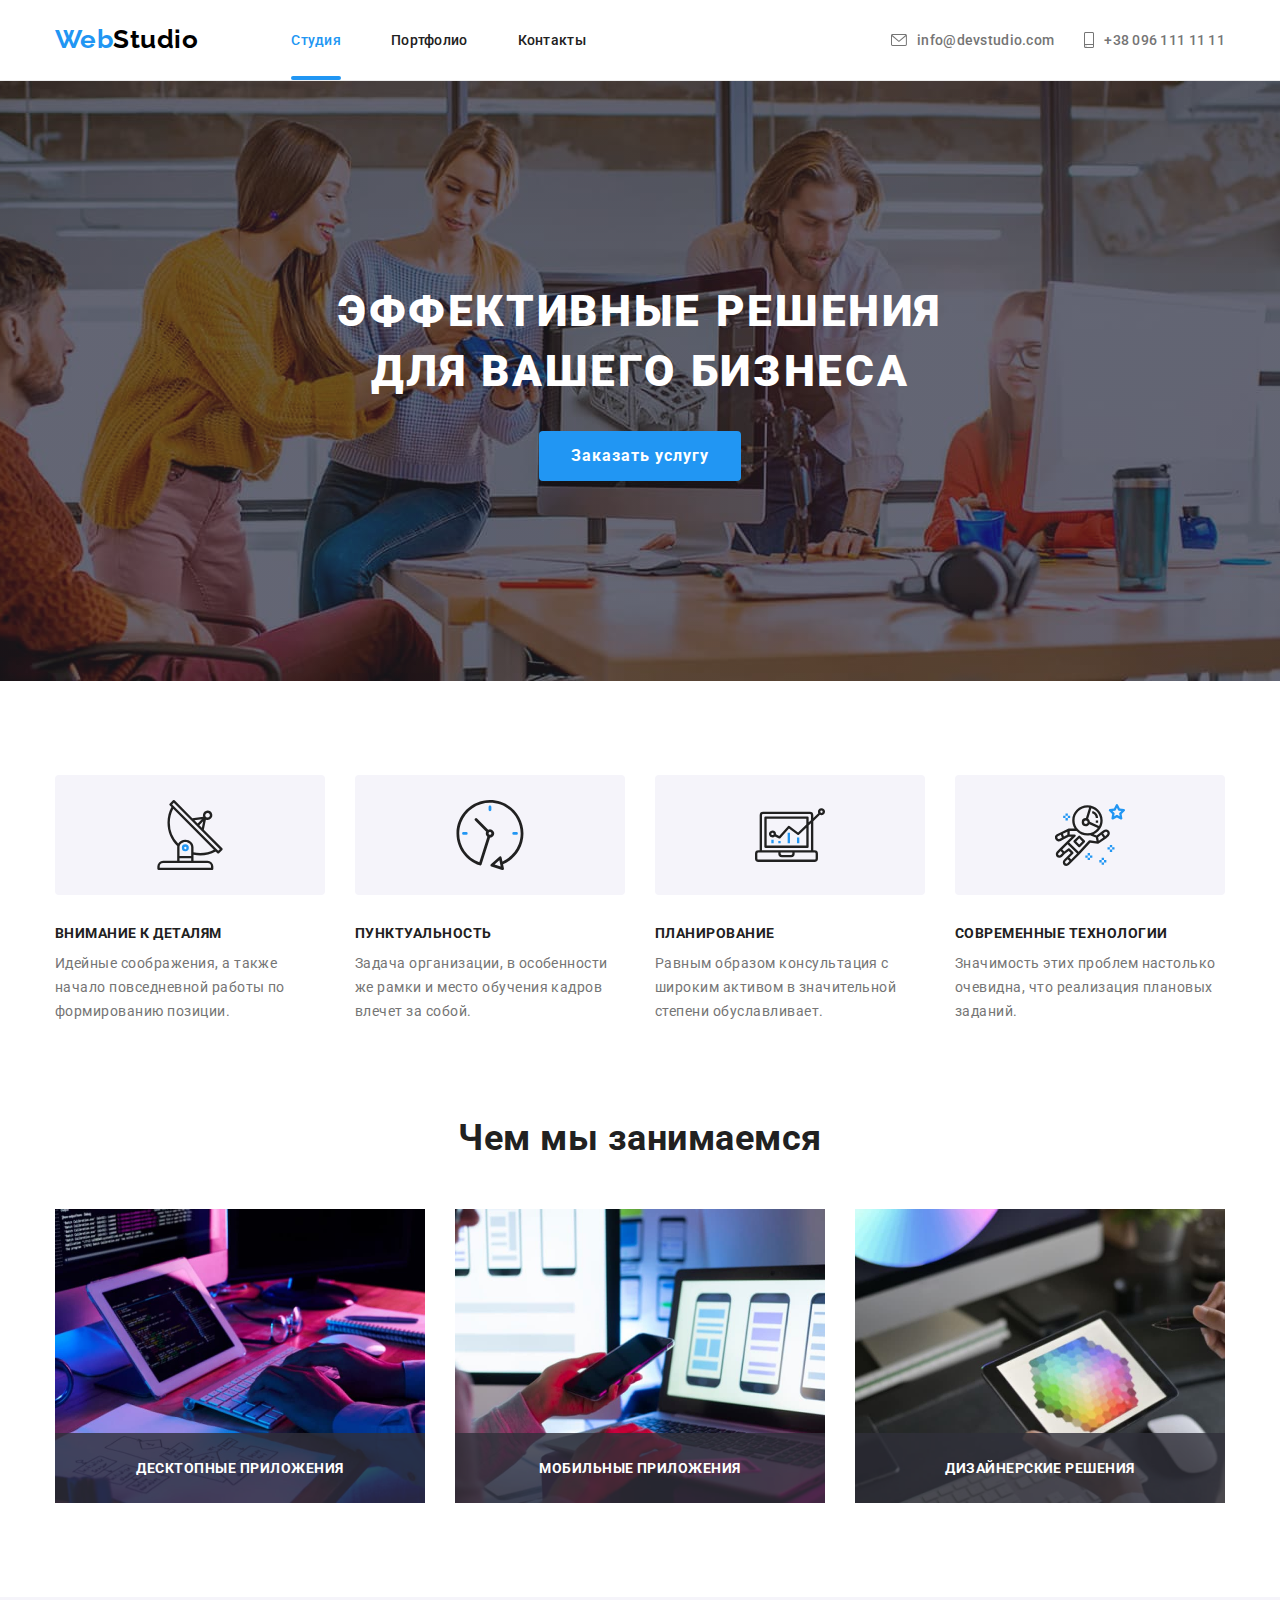
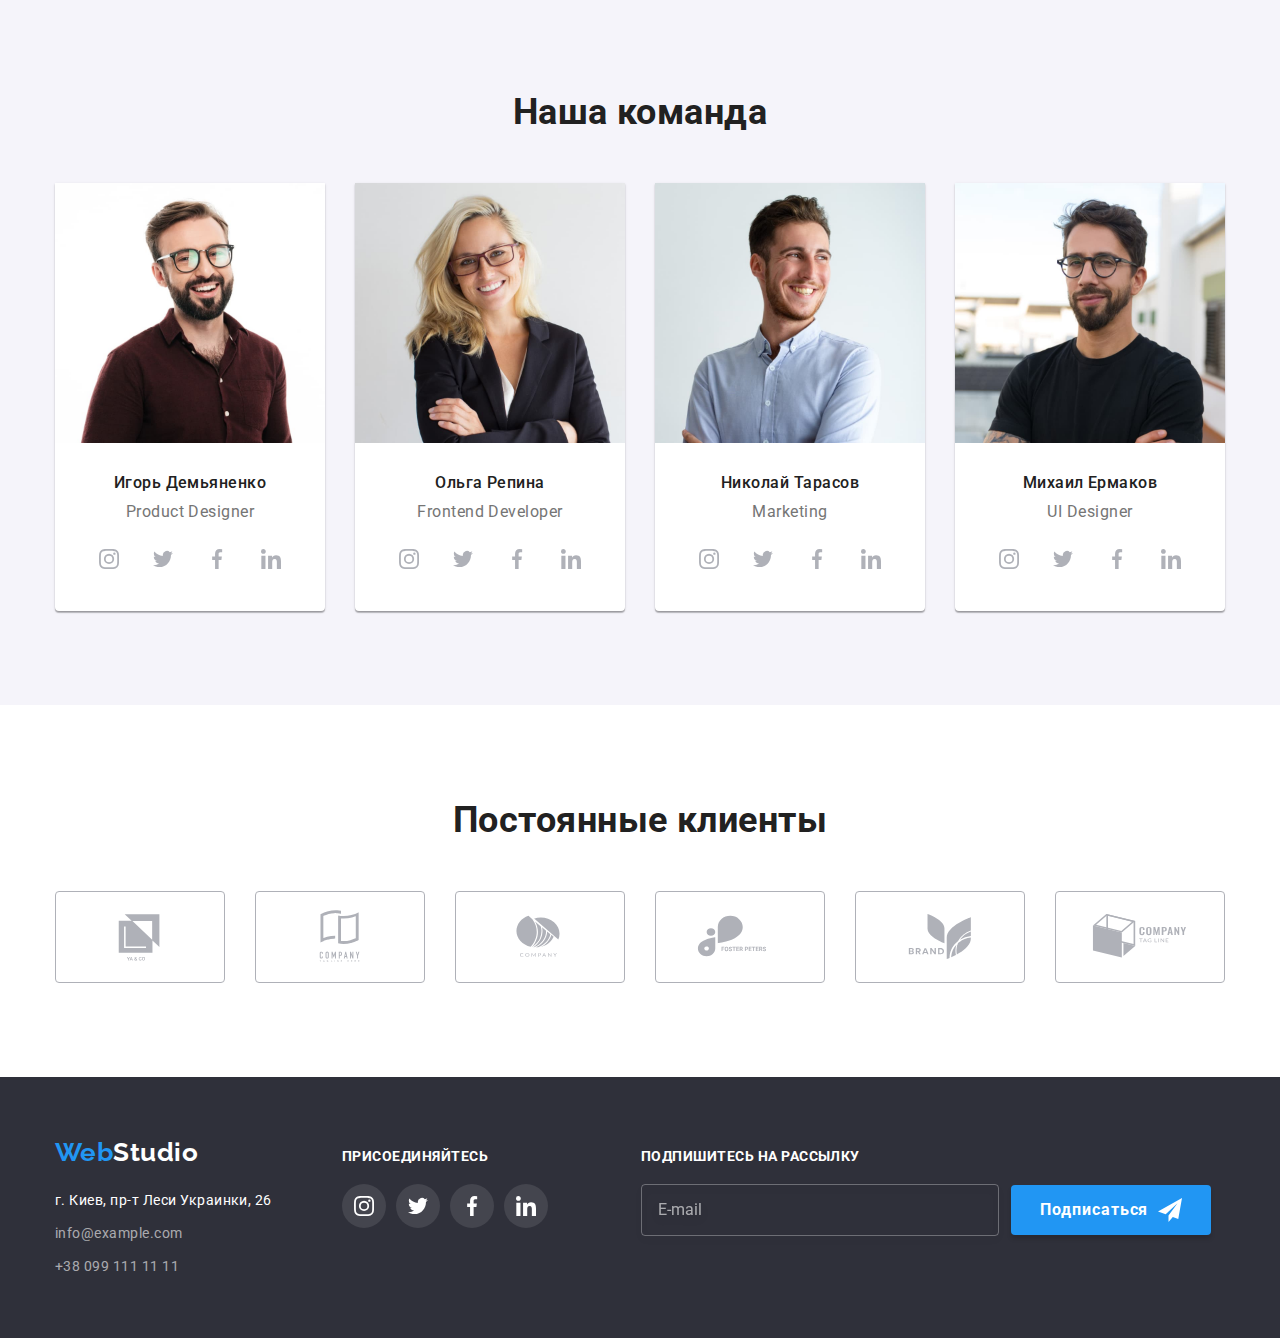
<file: index.html>
<!DOCTYPE html>
<html lang="ru">
  <head>
    <meta charset="UTF-8" />
    <meta http-equiv="X-UA-Compatible" content="IE=edge" />
    <meta name="viewport" content="width=device-width, initial-scale=1.0" />
    <title>Студия</title>
    <link rel="preconnect" href="https://fonts.googleapis.com" />
    <link rel="preconnect" href="https://fonts.gstatic.com" crossorigin />
    <link
      href="https://fonts.googleapis.com/css2?family=Raleway:wght@700&family=Roboto:wght@400;500;700;900&display=swap"
      rel="stylesheet"
    />
    <link
      rel="stylesheet"
      href="https://cdnjs.cloudflare.com/ajax/libs/modern-normalize/1.1.0/modern-normalize.min.css"
    />
    <link rel="stylesheet" href="./css/styles.css" />
  </head>

  <body class="webstudio" data-page>
    <header class="header" data-header>
      <div class="container header-contacts-main">
        <a class="header-webstudio-link" href="./index.html"
          ><span class="header-web">Web</span><span class="header-studio">Studio</span></a
        >
        <nav class="header-contacts-nav">
          <ul class="header-contacts-list">
            <li class="contacts-list-item">
              <a class="header-contacts-one active" href="./index.html">Студия</a>
            </li>
            <li class="contacts-list-item">
              <a class="header-contacts-two" href="./portfolio.html">Портфолио</a>
            </li>
            <li class="contacts-list-item">
              <a class="header-contacts-three" href="">Контакты</a>
            </li>
          </ul>
        </nav>
        <ul class="header-cont-list">
          <li class="cont-list-item">
            <a class="header-link header-link-email" href="mailto:info@devstudio.com"
              ><svg class="header-link-icon" width="16" height="12">
                <use href="./images/icons.svg#icon-envelope"></use>
              </svg>
              info@devstudio.com</a
            >
          </li>
          <li class="cont-list-item">
            <a class="header-link header-link-tel" href="tel:+380961111111"
              ><svg class="header-link-icon" width="10" height="16">
                <use href="./images/icons.svg#icon-smartphone"></use></svg
              >+38 096 111 11 11</a
            >
          </li>
        </ul>
      </div>
    </header>
    <main>
      <div>
        <section class="section title-main overlay">
          <div class="container">
            <h1 class="title">
              Эффективные решения <br />
              для вашего бизнеса
            </h1>
            <button type="button" class="button-service" data-modal-open>Заказать услугу</button>
          </div>
        </section>
      </div>
      <section class="section">
        <div class="container">
          <h2 class="visually-hidden">Особенности</h2>
          <ul class="peculiarities-list">
            <li class="peculiarity peculiarity-one-main">
              <div class="peculiarity-icon-main">
                <svg class="peculiarity-icon" width="70" height="70">
                  <use href="./images/icons.svg#icon-antenna"></use>
                </svg>
              </div>
              <h3 class="peculiarity-one-title">Внимание к деталям</h3>
              <p class="peculiarity-one">
                Идейные соображения, а также начало повседневной работы по формированию позиции.
              </p>
            </li>
            <li class="peculiarity peculiarity-two-main">
              <div class="peculiarity-icon-main">
                <svg class="peculiarity-icon" width="70" height="70">
                  <use href="./images/icons.svg#icon-clock"></use>
                </svg>
              </div>
              <h3 class="peculiarity-two-title">Пунктуальность</h3>
              <p class="peculiarity-two">
                Задача организации, в особенности же рамки и место обучения кадров влечет за собой.
              </p>
            </li>
            <li class="peculiarity peculiarity-three-main">
              <div class="peculiarity-icon-main">
                <svg class="peculiarity-icon" width="70" height="70">
                  <use href="./images/icons.svg#icon-diagram"></use>
                </svg>
              </div>
              <h3 class="peculiarity-three-title">Планирование</h3>
              <p class="peculiarity-three">
                Равным образом консультация с широким активом в значительной степени обуславливает.
              </p>
            </li>
            <li class="peculiarity peculiarity-four-main">
              <div class="peculiarity-icon-main">
                <svg class="peculiarity-icon" width="70" height="70">
                  <use href="./images/icons.svg#icon-astronaut"></use>
                </svg>
              </div>
              <h3 class="peculiarity-four-title">Современные технологии</h3>
              <p class="peculiarity-four">
                Значимость этих проблем настолько очевидна, что реализация плановых заданий.
              </p>
            </li>
          </ul>
        </div>
      </section>
      <section class="section we-doing-main">
        <div class="container">
          <h2 class="we-doing-title">Чем мы занимаемся</h2>
          <ul class="we-doing-list">
            <li class="we-doing-item">
              <img
                class="we-doing-one"
                src="./images/box_1.jpg"
                alt="десктопные приложения"
                width="370"
              />
              <h3 class="we-doing-text">Десктопные приложения</h3>
            </li>
            <li class="we-doing-item">
              <img
                class="we-doing-two"
                src="./images/box_2.jpg"
                alt="мобильные приложения"
                width="370"
              />
              <h3 class="we-doing-text">Мобильные приложения</h3>
            </li>
            <li class="we-doing-item">
              <img
                class="we-doing-three"
                src="./images/box_3.jpg"
                alt="дизайнерские решения"
                width="370"
              />
              <h3 class="we-doing-text">Дизайнерские решения</h3>
            </li>
          </ul>
        </div>
      </section>
      <section class="section team-main">
        <div class="container">
          <h2 class="team-title">Наша команда</h2>
          <ul class="team-members-main">
            <li class="team-member-card team-member-card-one">
              <img
                class="team-member-photo"
                src="./images/team_card_1.jpg"
                alt="Игорь Демьяненко"
                width="270"
              />
              <div class="team-member">
                <h3 class="team-member-name">Игорь Демьяненко</h3>
                <p class="team-member-prof">Product Designer</p>
              </div>
              <ul class="team-social-list">
                <li class="team-social-item">
                  <a class="team-social-link" href="" target="_blank" rel="noopener noreferrer">
                    <svg class="team-social-icon" width="20" height="20">
                      <use href="./images/icons.svg#icon-instagram"></use>
                    </svg>
                  </a>
                </li>
                <li class="team-social-item">
                  <a class="team-social-link" href="" target="_blank" rel="noopener noreferrer">
                    <svg class="team-social-icon" width="20" height="20">
                      <use href="./images/icons.svg#icon-twitter"></use>
                    </svg>
                  </a>
                </li>
                <li class="team-social-item">
                  <a class="team-social-link" href="" target="_blank" rel="noopener noreferrer">
                    <svg class="team-social-icon" width="20" height="20">
                      <use href="./images/icons.svg#icon-facebook"></use>
                    </svg>
                  </a>
                </li>
                <li class="team-social-item">
                  <a class="team-social-link" href="" target="_blank" rel="noopener noreferrer">
                    <svg class="team-social-icon" width="20" height="20">
                      <use href="./images/icons.svg#icon-linkedin"></use>
                    </svg>
                  </a>
                </li>
              </ul>
            </li>
            <li class="team-member-card team-member-card-two">
              <img
                class="team-member-photo"
                src="./images/team_card_2.jpg"
                alt="Ольга Репина"
                width="270"
              />
              <div class="team-member">
                <h3 class="team-member-name">Ольга Репина</h3>
                <p class="team-member-prof">Frontend Developer</p>
              </div>
              <ul class="team-social-list">
                <li class="team-social-item">
                  <a class="team-social-link" href="" target="_blank" rel="noopener noreferrer">
                    <svg class="team-social-icon" width="20" height="20">
                      <use href="./images/icons.svg#icon-instagram"></use>
                    </svg>
                  </a>
                </li>
                <li class="team-social-item">
                  <a class="team-social-link" href="" target="_blank" rel="noopener noreferrer">
                    <svg class="team-social-icon" width="20" height="20">
                      <use href="./images/icons.svg#icon-twitter"></use>
                    </svg>
                  </a>
                </li>
                <li class="team-social-item">
                  <a class="team-social-link" href="" target="_blank" rel="noopener noreferrer">
                    <svg class="team-social-icon" width="20" height="20">
                      <use href="./images/icons.svg#icon-facebook"></use>
                    </svg>
                  </a>
                </li>
                <li class="team-social-item">
                  <a class="team-social-link" href="" target="_blank" rel="noopener noreferrer">
                    <svg class="team-social-icon" width="20" height="20">
                      <use href="./images/icons.svg#icon-linkedin"></use>
                    </svg>
                  </a>
                </li>
              </ul>
            </li>
            <li class="team-member-card team-member-card-three">
              <img
                class="team-member-photo"
                src="./images/team_card_3.jpg"
                alt="Николай Тарасов"
                width="270"
              />
              <div class="team-member">
                <h3 class="team-member-name">Николай Тарасов</h3>
                <p class="team-member-prof">Marketing</p>
              </div>
              <ul class="team-social-list">
                <li class="team-social-item">
                  <a class="team-social-link" href="" target="_blank" rel="noopener noreferrer">
                    <svg class="team-social-icon" width="20" height="20">
                      <use href="./images/icons.svg#icon-instagram"></use>
                    </svg>
                  </a>
                </li>
                <li class="team-social-item">
                  <a class="team-social-link" href="" target="_blank" rel="noopener noreferrer">
                    <svg class="team-social-icon" width="20" height="20">
                      <use href="./images/icons.svg#icon-twitter"></use>
                    </svg>
                  </a>
                </li>
                <li class="team-social-item">
                  <a class="team-social-link" href="" target="_blank" rel="noopener noreferrer">
                    <svg class="team-social-icon" width="20" height="20">
                      <use href="./images/icons.svg#icon-facebook"></use>
                    </svg>
                  </a>
                </li>
                <li class="team-social-item">
                  <a class="team-social-link" href="" target="_blank" rel="noopener noreferrer">
                    <svg class="team-social-icon" width="20" height="20">
                      <use href="./images/icons.svg#icon-linkedin"></use>
                    </svg>
                  </a>
                </li>
              </ul>
            </li>
            <li class="team-member-card team-member-card-four">
              <img
                class="team-member-photo"
                src="./images/team_card_4.jpg"
                alt="Михаил Ермаков"
                width="270"
              />
              <div class="team-member">
                <h3 class="team-member-name">Михаил Ермаков</h3>
                <p class="team-member-prof">UI Designer</p>
              </div>
              <ul class="team-social-list">
                <li class="team-social-item">
                  <a class="team-social-link" href="" target="_blank" rel="noopener noreferrer">
                    <svg class="team-social-icon" width="20" height="20">
                      <use href="./images/icons.svg#icon-instagram"></use>
                    </svg>
                  </a>
                </li>
                <li class="team-social-item">
                  <a class="team-social-link" href="" target="_blank" rel="noopener noreferrer">
                    <svg class="team-social-icon" width="20" height="20">
                      <use href="./images/icons.svg#icon-twitter"></use>
                    </svg>
                  </a>
                </li>
                <li class="team-social-item">
                  <a class="team-social-link" href="" target="_blank" rel="noopener noreferrer">
                    <svg class="team-social-icon" width="20" height="20">
                      <use href="./images/icons.svg#icon-facebook"></use>
                    </svg>
                  </a>
                </li>
                <li class="team-social-item">
                  <a class="team-social-link" href="" target="_blank" rel="noopener noreferrer">
                    <svg class="team-social-icon" width="20" height="20">
                      <use href="./images/icons.svg#icon-linkedin"></use>
                    </svg>
                  </a>
                </li>
              </ul>
            </li>
          </ul>
        </div>
      </section>
      <section class="section clients-main">
        <div class="container">
          <h2 class="clients-title">Постоянные клиенты</h2>
          <ul class="clients-list">
            <li class="clients-item">
              <a class="clients-link" href="" target="_blank" rel="noopener noreferrer">
                <svg class="clients-icon" width="106" height="60">
                  <use href="./images/icons.svg#icon-logo-1"></use>
                </svg>
              </a>
            </li>
            <li class="clients-item">
              <a class="clients-link" href="" target="_blank" rel="noopener noreferrer">
                <svg class="clients-icon" width="106" height="60">
                  <use href="./images/icons.svg#icon-logo-2"></use>
                </svg>
              </a>
            </li>
            <li class="clients-item">
              <a class="clients-link" href="" target="_blank" rel="noopener noreferrer">
                <svg class="clients-icon" width="106" height="60">
                  <use href="./images/icons.svg#icon-logo-3"></use>
                </svg>
              </a>
            </li>
            <li class="clients-item">
              <a class="clients-link" href="" target="_blank" rel="noopener noreferrer">
                <svg class="clients-icon" width="106" height="60">
                  <use href="./images/icons.svg#icon-logo-4"></use>
                </svg>
              </a>
            </li>
            <li class="clients-item">
              <a class="clients-link" href="" target="_blank" rel="noopener noreferrer">
                <svg class="clients-icon" width="106" height="60">
                  <use href="./images/icons.svg#icon-logo-5"></use>
                </svg>
              </a>
            </li>
            <li class="clients-item">
              <a class="clients-link" href="" target="_blank" rel="noopener noreferrer">
                <svg class="clients-icon" width="106" height="60">
                  <use href="./images/icons.svg#icon-logo-6"></use>
                </svg>
              </a>
            </li>
          </ul>
        </div>
      </section>
    </main>
    <footer class="footer">
      <div class="container footer-contacts">
        <div class="footer-main">
          <a class="footer-webstudio-link" href="./index.html"
            ><span class="footer-web">Web</span><span class="footer-studio">Studio</span></a
          >
          <address class="footer-address-main">
            <p class="footer-address">г. Киев, пр-т Леси Украинки, 26</p>
            <a class="footer-link-email" href="mailto:info@example.com">info@example.com</a>
            <a class="footer-link-tel" href="tel:+380991111111">+38 099 111 11 11</a>
          </address>
        </div>
        <div class="subscribe">
          <b class="social-title">присоединяйтесь</b>
          <ul class="social-list">
            <li class="social-item">
              <a class="social-link" href="" target="_blank" rel="noopener noreferrer">
                <svg class="social-icon" width="20" height="20">
                  <use href="./images/icons.svg#icon-instagram"></use>
                </svg>
              </a>
            </li>
            <li class="social-item">
              <a class="social-link" href="" target="_blank" rel="noopener noreferrer">
                <svg class="social-icon" width="20" height="20">
                  <use href="./images/icons.svg#icon-twitter"></use>
                </svg>
              </a>
            </li>
            <li class="social-item">
              <a class="social-link" href="" target="_blank" rel="noopener noreferrer">
                <svg class="social-icon" width="20" height="20">
                  <use href="./images/icons.svg#icon-facebook"></use>
                </svg>
              </a>
            </li>
            <li class="social-item">
              <a class="social-link" href="" target="_blank" rel="noopener noreferrer">
                <svg class="social-icon" width="20" height="20">
                  <use href="./images/icons.svg#icon-linkedin"></use>
                </svg>
              </a>
            </li>
          </ul>
        </div>
        <div class="subscription">
          <h2 class="join-title">Подпишитесь на рассылку</h2>
          <form class="join-form">
            <div class="join-main">
              <label class="visually-hidden" for="email">Почта</label>
              <input
                class="email-input"
                type="email"
                name="email"
                id="email"
                placeholder="E-mail"
              />
              <button class="join-button" type="submit">
                Подписаться
                <svg class="icon-send" width="24" height="24">
                  <use href="./images/icons.svg#icon-send"></use>
                </svg>
              </button>
            </div>
          </form>
        </div>
      </div>
    </footer>
    <div class="backdrop is-hidden" data-modal>
      <div class="modal">
        <button class="btn-close" data-modal-close type="button">
          <svg class="icon-close" width="18" height="18">
            <use href="./images/icons.svg#icon-close"></use>
          </svg>
        </button>
        <form name="modal-form">
          <h2 class="form-title">Оставьте свои данные, мы вам перезвоним</h2>
          <div class="modal-group">
            <label class="label" for="name"><span class="label-title">Имя</span></label>
            <div class="input-field">
              <input class="input" type="text" name="name" id="name" />
              <svg class="icon-input" width="18" height="18">
                <use href="./images/icons.svg#icon-person"></use>
              </svg>
            </div>
            <label class="label" for="tel"><span class="label-title">Телефон</span></label>
            <div class="input-field">
              <input class="input" type="tel" name="tel" id="tel" />
              <svg class="icon-input" width="18" height="18">
                <use href="./images/icons.svg#icon-phone"></use>
              </svg>
            </div>
            <label class="label" for="e-mail"><span class="label-title">Почта</span></label>
            <div class="input-field">
              <input class="input" type="email" name="e-mail" id="e-mail" />
              <svg class="icon-input" width="18" height="18">
                <use href="./images/icons.svg#icon-email"></use>
              </svg>
            </div>
            <label class="label" for="comments"><span class="label-title">Комментарий</span></label>
            <textarea
              class="input-comments"
              name="comments"
              id="comments"
              placeholder="Введите текст"
            ></textarea>
          </div>
          <div class="policy-main">
            <label class="policy-label">
              <input class="checkbox" type="checkbox" name="agreement" id="policy" />
              <span class="custom-checkbox"></span>
              <span class="checkbox-text"
                >Соглашаюсь с рассылкой и принимаю
                <a class="policy-link" href="" target="_blank" rel="noopener noreferrer">
                  Условия договора</a
                ></span
              >
            </label>
          </div>
          <button class="send-button" type="submit">Отправить</button>
        </form>
      </div>
    </div>
    <script src="./js/modal.js"></script>
  </body>
</html>
</file>
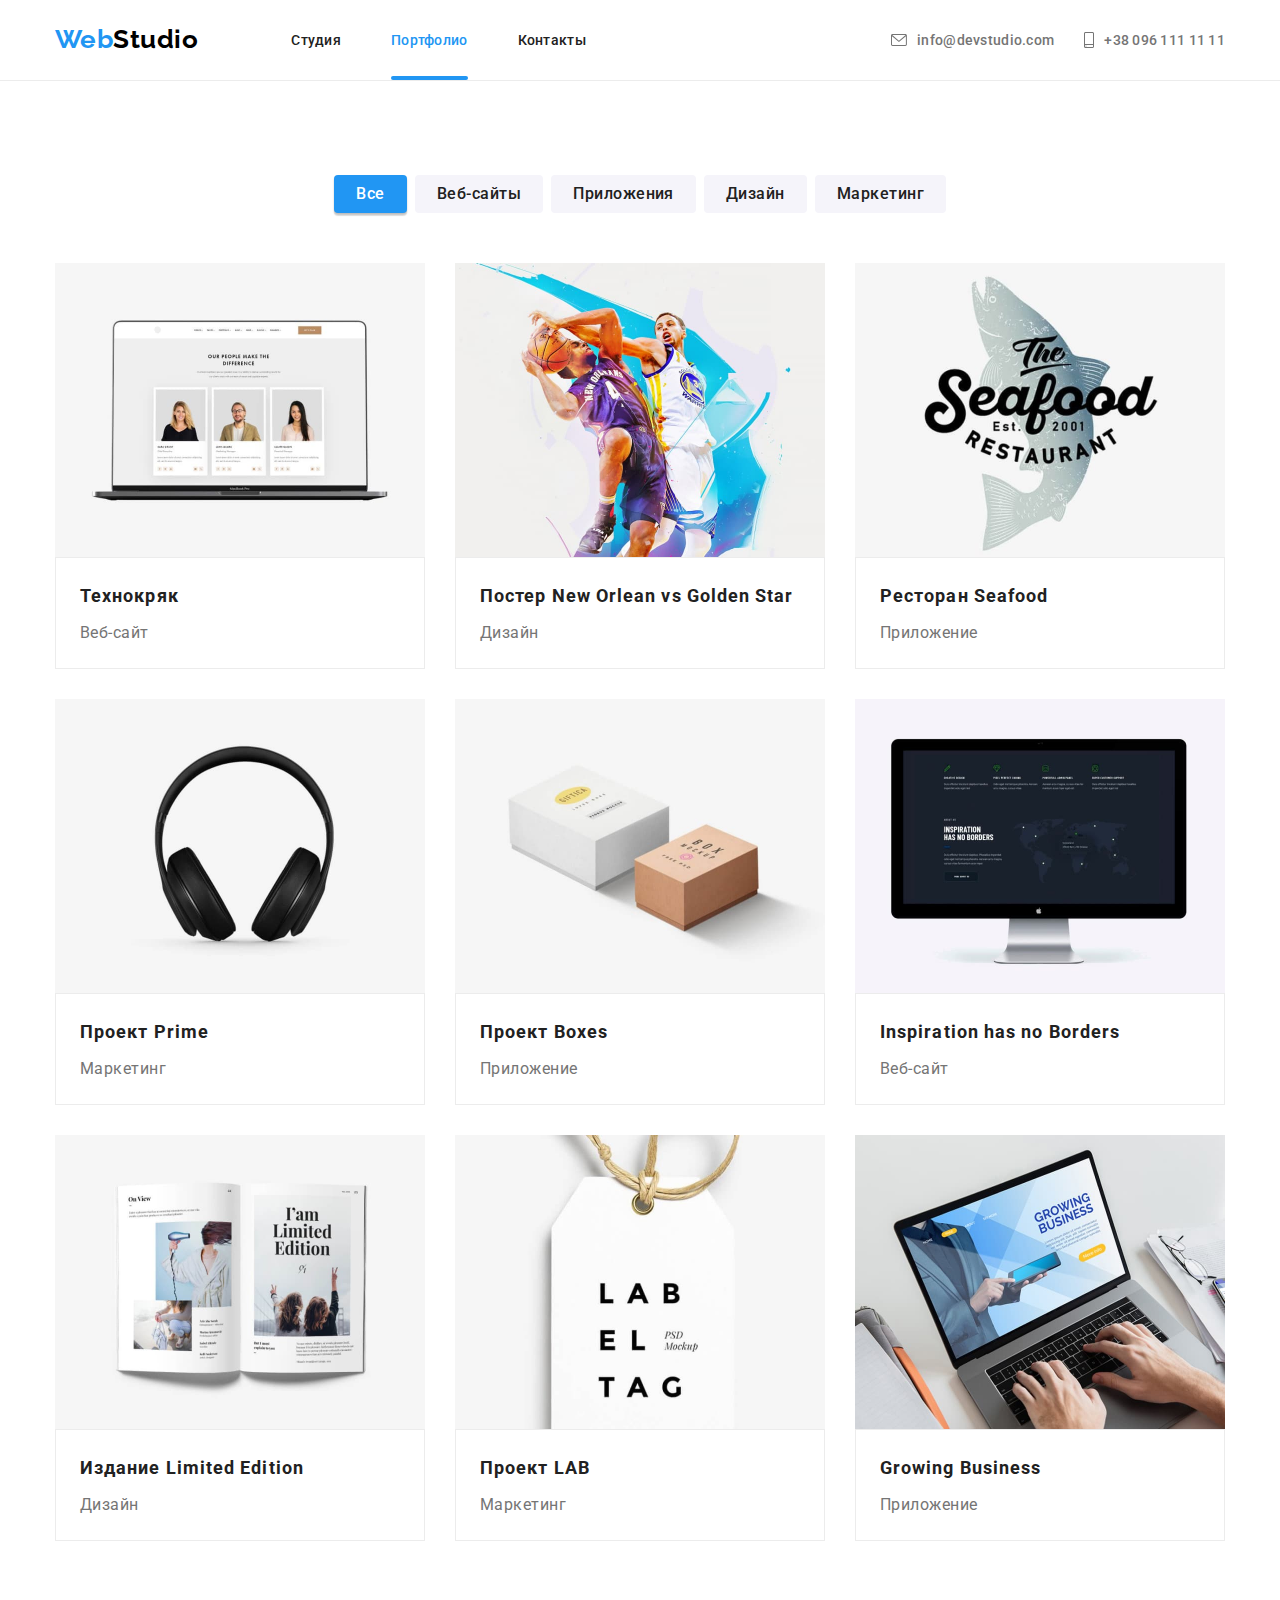
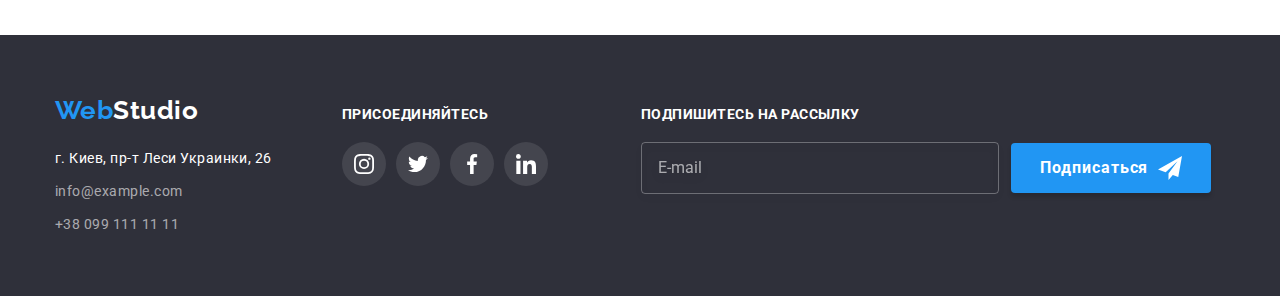
<file: portfolio.html>
<!DOCTYPE html>
<html lang="ru">
  <head>
    <meta charset="UTF-8" />
    <meta http-equiv="X-UA-Compatible" content="IE=edge" />
    <meta name="viewport" content="width=device-width, initial-scale=1.0" />
    <title>Портфолио</title>
    <link rel="preconnect" href="https://fonts.googleapis.com" />
    <link rel="preconnect" href="https://fonts.gstatic.com" crossorigin />
    <link
      href="https://fonts.googleapis.com/css2?family=Raleway:wght@700&family=Roboto:wght@400;500;700;900&display=swap"
      rel="stylesheet"
    />
    <link
      rel="stylesheet"
      href="https://cdnjs.cloudflare.com/ajax/libs/modern-normalize/1.1.0/modern-normalize.min.css"
    />
    <link rel="stylesheet" href="./css/styles.css" />
  </head>
  <body class="portfolio">
    <header class="header">
      <div class="container header-contacts-main">
        <a class="header-webstudio-link" href="./index.html"
          ><span class="header-web">Web</span><span class="header-studio">Studio</span></a
        >
        <nav class="header-contacts-nav">
          <ul class="header-contacts-list">
            <li class="contacts-list-item">
              <a class="header-contacts-one" href="./index.html">Студия</a>
            </li>
            <li class="contacts-list-item">
              <a class="header-contacts-two active" href="./portfolio.html">Портфолио</a>
            </li>
            <li class="contacts-list-item">
              <a class="header-contacts-three" href="">Контакты</a>
            </li>
          </ul>
        </nav>
        <ul class="header-cont-list">
          <li class="cont-list-item">
            <a class="header-link header-link-email" href="mailto:info@devstudio.com"
              ><svg class="header-link-icon" width="16" height="12">
                <use href="./images/icons.svg#icon-envelope"></use>
              </svg>
              info@devstudio.com</a
            >
          </li>
          <li class="cont-list-item">
            <a class="header-link header-link-tel" href="tel:+380961111111"
              ><svg class="header-link-icon" width="10" height="16">
                <use href="./images/icons.svg#icon-smartphone"></use></svg
              >+38 096 111 11 11</a
            >
          </li>
        </ul>
      </div>
    </header>
    <main>
      <section class="section">
        <div class="container">
          <ul class="portfolio-button">
            <li class="btn">
              <button type="button" class="button button-one btn-active">Все</button>
            </li>
            <li class="btn">
              <button type="button" class="button button-two">Веб-сайты</button>
            </li>
            <li class="btn">
              <button type="button" class="button button-three">Приложения</button>
            </li>
            <li class="btn">
              <button type="button" class="button button-four">Дизайн</button>
            </li>
            <li class="btn">
              <button type="button" class="button button-five">Маркетинг</button>
            </li>
          </ul>
          <h1 class="visually-hidden">Наши проекты</h1>
          <ul class="portfolio-projects">
            <li class="project project-one">
              <a href="" class="project-link">
                <div class="project-photo-overlay">
                  <img
                    class="project-photo"
                    src="./images/portfolio1.jpg"
                    alt="Технокряк"
                    width="370"
                  />
                  <div class="project-overlay">
                    <p class="project-text-overlay">
                      Ресурс предлагает комплексные предложения с разным уровнем функционала и
                      сервисов. Все это позволит&nbsp;посетителю получить исчерпывающие сведения
                      о&nbsp;компании&nbsp;или&nbsp;частном лице.
                    </p>
                  </div>
                </div>
                <div class="project-border">
                  <h2 class="project-name">Технокряк</h2>
                  <p class="project-class">Веб-сайт</p>
                </div>
              </a>
            </li>
            <li class="project project-two">
              <a href="" class="project-link">
                <div class="project-photo-overlay">
                  <img
                    class="project-photo"
                    src="./images/portfolio2.jpg"
                    alt="New Orlean vs Golden Star"
                    width="370"
                  />
                  <div class="project-overlay">
                    <p class="project-text-overlay">
                      Ресурс предлагает комплексные предложения с разным уровнем функционала и
                      сервисов. Все это позволит&nbsp;посетителю получить исчерпывающие сведения
                      о&nbsp;компании&nbsp;или&nbsp;частном лице.
                    </p>
                  </div>
                </div>
                <div class="project-border">
                  <h2 class="project-name">Постер New Orlean vs Golden Star</h2>
                  <p class="project-class">Дизайн</p>
                </div>
              </a>
            </li>
            <li class="project project-three">
              <a href="" class="project-link">
                <div class="project-photo-overlay">
                  <img
                    class="project-photo"
                    src="./images/portfolio3.jpg"
                    alt="Ресторан Seafood"
                    width="370"
                  />
                  <div class="project-overlay">
                    <p class="project-text-overlay">
                      Ресурс предлагает комплексные предложения с разным уровнем функционала и
                      сервисов. Все это позволит&nbsp;посетителю получить исчерпывающие сведения
                      о&nbsp;компании&nbsp;или&nbsp;частном лице.
                    </p>
                  </div>
                </div>
                <div class="project-border">
                  <h2 class="project-name">Ресторан Seafood</h2>
                  <p class="project-class">Приложение</p>
                </div>
              </a>
            </li>
            <li class="project project-four">
              <a href="" class="project-link">
                <div class="project-photo-overlay">
                  <img
                    class="project-photo"
                    src="./images/portfolio4.jpg"
                    alt="Проект Prime"
                    width="370"
                  />
                  <div class="project-overlay">
                    <p class="project-text-overlay">
                      Ресурс предлагает комплексные предложения с разным уровнем функционала и
                      сервисов. Все это позволит&nbsp;посетителю получить исчерпывающие сведения
                      о&nbsp;компании&nbsp;или&nbsp;частном лице.
                    </p>
                  </div>
                </div>
                <div class="project-border">
                  <h2 class="project-name">Проект Prime</h2>
                  <p class="project-class">Маркетинг</p>
                </div>
              </a>
            </li>
            <li class="project project-five">
              <a href="" class="project-link">
                <div class="project-photo-overlay">
                  <img
                    class="project-photo"
                    src="./images/portfolio5.jpg"
                    alt="Проект Boxes"
                    width="370"
                  />
                  <div class="project-overlay">
                    <p class="project-text-overlay">
                      Ресурс предлагает комплексные предложения с разным уровнем функционала и
                      сервисов. Все это позволит&nbsp;посетителю получить исчерпывающие сведения
                      о&nbsp;компании&nbsp;или&nbsp;частном лице.
                    </p>
                  </div>
                </div>
                <div class="project-border">
                  <h2 class="project-name">Проект Boxes</h2>
                  <p class="project-class">Приложение</p>
                </div>
              </a>
            </li>
            <li class="project project-six">
              <a href="" class="project-link">
                <div class="project-photo-overlay">
                  <img
                    class="project-photo"
                    src="./images/portfolio6.jpg"
                    alt="Вдохновение не имеет границ"
                    width="370"
                  />
                  <div class="project-overlay">
                    <p class="project-text-overlay">
                      Ресурс предлагает комплексные предложения с разным уровнем функционала и
                      сервисов. Все это позволит&nbsp;посетителю получить исчерпывающие сведения
                      о&nbsp;компании&nbsp;или&nbsp;частном лице.
                    </p>
                  </div>
                </div>
                <div class="project-border">
                  <h2 class="project-name">Inspiration has no Borders</h2>
                  <p class="project-class">Веб-сайт</p>
                </div>
              </a>
            </li>
            <li class="project project-seven">
              <a href="" class="project-link">
                <div class="project-photo-overlay">
                  <img
                    class="project-photo"
                    src="./images/portfolio7.jpg"
                    alt="Издание Limited Edition"
                    width="370"
                  />
                  <div class="project-overlay">
                    <p class="project-text-overlay">
                      Ресурс предлагает комплексные предложения с разным уровнем функционала и
                      сервисов. Все это позволит&nbsp;посетителю получить исчерпывающие сведения
                      о&nbsp;компании&nbsp;или&nbsp;частном лице.
                    </p>
                  </div>
                </div>
                <div class="project-border">
                  <h2 class="project-name">Издание Limited Edition</h2>
                  <p class="project-class">Дизайн</p>
                </div>
              </a>
            </li>
            <li class="project project-eight">
              <a href="" class="project-link">
                <div class="project-photo-overlay">
                  <img
                    class="project-photo"
                    src="./images/portfolio8.jpg"
                    alt="Проект LAB"
                    width="370"
                  />
                  <div class="project-overlay">
                    <p class="project-text-overlay">
                      Ресурс предлагает комплексные предложения с разным уровнем функционала и
                      сервисов. Все это позволит&nbsp;посетителю получить исчерпывающие сведения
                      о&nbsp;компании&nbsp;или&nbsp;частном лице.
                    </p>
                  </div>
                </div>
                <div class="project-border">
                  <h2 class="project-name">Проект LAB</h2>
                  <p class="project-class">Маркетинг</p>
                </div>
              </a>
            </li>
            <li class="project project-nine">
              <a href="" class="project-link">
                <div class="project-photo-overlay">
                  <img
                    class="project-photo"
                    src="./images/portfolio9.jpg"
                    alt="Растущий бизнес"
                    width="370"
                  />
                  <div class="project-overlay">
                    <p class="project-text-overlay">
                      Ресурс предлагает комплексные предложения с разным уровнем функционала и
                      сервисов. Все это позволит&nbsp;посетителю получить исчерпывающие сведения
                      о&nbsp;компании&nbsp;или&nbsp;частном лице.
                    </p>
                  </div>
                </div>
                <div class="project-border">
                  <h2 class="project-name">Growing Business</h2>
                  <p class="project-class">Приложение</p>
                </div>
              </a>
            </li>
          </ul>
        </div>
      </section>
    </main>
    <footer class="footer">
      <div class="container footer-contacts">
        <div>
          <a class="footer-webstudio-link" href="./index.html"
            ><span class="footer-web">Web</span><span class="footer-studio">Studio</span></a
          >
          <address class="footer-address-main">
            <p class="footer-address">г. Киев, пр-т Леси Украинки, 26</p>
            <a class="footer-link-email" href="mailto:info@example.com">info@example.com</a>
            <a class="footer-link-tel" href="tel:+380991111111">+38 099 111 11 11</a>
          </address>
        </div>
        <div class="subscribe">
          <b class="social-title">присоединяйтесь</b>
          <ul class="social-list">
            <li class="social-item">
              <a class="social-link" href="" target="_blank" rel="noopener noreferrer">
                <svg class="social-icon" width="20" height="20">
                  <use href="./images/icons.svg#icon-instagram"></use>
                </svg>
              </a>
            </li>
            <li class="social-item">
              <a class="social-link" href="" target="_blank" rel="noopener noreferrer">
                <svg class="social-icon" width="20" height="20">
                  <use href="./images/icons.svg#icon-twitter"></use>
                </svg>
              </a>
            </li>
            <li class="social-item">
              <a class="social-link" href="" target="_blank" rel="noopener noreferrer">
                <svg class="social-icon" width="20" height="20">
                  <use href="./images/icons.svg#icon-facebook"></use>
                </svg>
              </a>
            </li>
            <li class="social-item">
              <a class="social-link" href="" target="_blank" rel="noopener noreferrer">
                <svg class="social-icon" width="20" height="20">
                  <use href="./images/icons.svg#icon-linkedin"></use>
                </svg>
              </a>
            </li>
          </ul>
        </div>
        <div class="subscription">
          <b class="join-title">Подпишитесь на рассылку</b>
          <form class="join-form">
            <div class="join-main">
              <label class="visually-hidden" for="email">Почта</label>
              <input
                class="email-input"
                type="email"
                name="email"
                id="email"
                placeholder="E-mail"
              />
              <button class="join-button" type="submit">
                Подписаться
                <svg class="icon-send" width="24" height="24">
                  <use href="./images/icons.svg#icon-send"></use>
                </svg>
              </button>
            </div>
          </form>
        </div>
      </div>
    </footer>
  </body>
</html>
</file>
<file: css/styles.css>
:root {
  --primary-text-color: #757575;
  --title-text-color: #000000;
  --accent-color: #2196f3;
  --contacts-color: #212121;
  --footer-link-color: rgba(255, 255, 255, 0.6);
  --footer-join: rgba(255, 255, 255, 0.3);
  --footer-social: rgba(255, 255, 255, 0.1);

  --primary-bg-color: #ffffff;
  --additional-bg-color: #2f303a;
  --btn-bg-color: #188ce8;
  --bg-color: #f5f4fa;
  --bg-over: rgba(47, 48, 58, 0.4);
  --bg-title-main: #c4c4c4;
  --we-doing-overlay: rgba(47, 48, 58, 0.8);

  --border-color: #ececec;
  --border-clients: #afb1b8;
  --border-project: #eeeeee;

  --modal-overlay: rgba(0, 0, 0, 0.2);
  --btn-close-border: rgba(0, 0, 0, 0.1);
  --project-overlay: rgba(33, 150, 243, 0.9);

  --indent-one: 8px;
  --indent-two: 10px;
  --indent-three: 30px;
  --indent-four: 50px;

  --items-one: 3;
  --items-two: 4;
  --items-three: 6;

  --timing-function: 250ms cubic-bezier(0.4, 0, 0.2, 1);
}

body {
  font-family: 'Roboto', sans-serif;
  color: var(--primary-text-color);
  background-color: var(--primary-bg-color);
  letter-spacing: 0.03em;
}

h1,
h2,
h3,
h4,
h5,
h6,
p,
ul {
  margin: 0;
  padding: 0;
}

.no-scroll {
  overflow: hidden;
}

.header {
  border-bottom: 1px solid var(--border-color);
}

.container {
  width: 1200px;
  padding-left: 15px;
  padding-right: 15px;

  margin-left: auto;
  margin-right: auto;
}

.section {
  padding-top: 94px;
  padding-bottom: 94px;
}

.header-contacts-main {
  display: flex;
  align-items: center;
}

.header-web {
  color: var(--accent-color);
}

.header-studio {
  color: var(--title-text-color);
}

.header-contacts-nav,
.header-cont-list {
  display: flex;
  align-items: center;
}

.header-contacts-list,
.header-cont-list {
  list-style: none;
  display: flex;
  flex-wrap: wrap;
}

.header-contacts-list {
  gap: var(--indent-four);
}

.header-cont-list {
  margin-left: auto;

  gap: var(--indent-three);
}

.header-webstudio-link {
  display: block;
  margin-right: 93px;
  padding-top: 24px;
  padding-bottom: 25px;

  text-decoration: none;
  font-family: 'Raleway';
  font-weight: 700;
  font-size: 26px;
  line-height: calc(31 / 26);
}

.header-contacts-one,
.header-contacts-two,
.header-contacts-three {
  display: block;
  padding-top: 32px;
  padding-bottom: 32px;

  text-decoration: none;
  color: var(--contacts-color);
  transition: color var(--timing-function);
}

.header-contacts-one:hover,
.header-contacts-two:hover,
.header-contacts-three:hover,
.header-contacts-one:focus,
.header-contacts-two:focus,
.header-contacts-three:focus {
  color: var(--accent-color);
}

.active {
  position: relative;

  color: none;
  color: var(--accent-color);
}

.active::after {
  position: absolute;
  left: 0;
  bottom: 0;

  content: '';
  display: block;
  width: 100%;
  height: 4px;
  border-radius: 2px;
  background-color: var(--accent-color);
}

.header-contacts-one,
.header-contacts-two,
.header-contacts-three {
  font-weight: 500;
  font-size: 14px;
  line-height: calc(16 / 14);
  letter-spacing: 0.02em;
}

.header-link {
  text-decoration: none;
  color: var(--primary-text-color);
  transition: color var(--timing-function);
}

.header-link:hover,
.header-link:focus {
  color: var(--accent-color);
}

.header-link-email,
.header-link-tel {
  display: inline-flex;
  align-items: center;

  padding-top: 32px;
  padding-bottom: 32px;

  text-decoration: none;
  font-weight: 500;
  font-size: 14px;
  line-height: calc(16 / 14);
  letter-spacing: 0.02em;
}

.header-link-icon {
  fill: currentColor;
  margin-right: 10px;
}

.title-main {
  padding-top: 200px;
  padding-bottom: 200px;

  background: var(--bg-title-main);

  text-align: center;
}

.overlay {
  max-width: 1600px;
  height: 600px;
  margin-left: auto;
  margin-right: auto;

  background-image: linear-gradient(to right, var(--bg-over), var(--bg-over)),
    url('../images/banner.jpg');
  background-repeat: no-repeat;
  background-position: center;
  background-size: cover;
}

.title {
  color: var(--primary-bg-color);
  font-weight: 900;
  font-size: 44px;
  line-height: calc(60 / 44);
  letter-spacing: 0.06em;
  text-transform: uppercase;

  margin-bottom: 30px;
}

.button-service {
  display: inline-block;
  border-radius: 4px;
  padding: 10px 32px;
  min-width: 200px;

  background-color: var(--accent-color);
  border: none;
  border-radius: 4px;

  color: var(--primary-bg-color);
  font-family: inherit;
  font-weight: 700;
  font-size: 16px;
  line-height: calc(30 / 16);
  letter-spacing: 0.06em;
  cursor: pointer;

  transition: background-color var(--timing-function);
}

.button-service:hover,
.button-service:focus {
  background-color: var(--btn-bg-color);
}

.peculiarities-list {
  list-style: none;
  display: flex;
  flex-wrap: wrap;

  gap: var(--indent-three);
}

.peculiarity {
  flex-basis: calc((100% - var(--indent-three) * (var(--items-two) - 1)) / var(--items-two));
}

.peculiarity-icon-main {
  display: flex;
  height: 120px;
  margin-bottom: 30px;
  align-items: center;
  justify-content: center;
  background-repeat: no-repeat;
  background-color: var(--bg-color);
  border-radius: 4px;
}

.peculiarity-two-main::before {
  margin-bottom: 30px;

  background-image: url('../images/peculiarities/clock.svg');
}

.peculiarity-three-main::before {
  margin-bottom: 30px;

  background-image: url('../images/peculiarities/diagram.svg');
}

.peculiarity-four-main::before {
  margin-bottom: 30px;

  background-image: url('../images/peculiarities/astronaut.svg');
}

.peculiarity-one-title,
.peculiarity-two-title,
.peculiarity-three-title,
.peculiarity-four-title {
  margin-bottom: 10px;

  font-weight: 700;
  font-size: 14px;
  line-height: calc(16 / 14);
  text-transform: uppercase;
  color: var(--contacts-color);
}

.peculiarity-one,
.peculiarity-two,
.peculiarity-three,
.peculiarity-four {
  font-size: 14px;
  line-height: calc(24 / 14);
}

.we-doing-main {
  padding-top: 0;
}

.we-doing-title {
  margin-bottom: 50px;

  font-weight: 700;
  font-size: 36px;
  line-height: calc(42 / 36);
  text-align: center;
  color: var(--contacts-color);
}

.we-doing-list {
  list-style: none;
  display: flex;

  gap: var(--indent-three);
}

.we-doing-item {
  position: relative;

  flex-basis: calc((100% - var(--indent-three) * (var(--items-one) - 1)) / var(--items-one));
}

.we-doing-one,
.we-doing-two,
.we-doing-three {
  display: block;
}

.we-doing-text {
  position: absolute;
  width: 100%;

  left: 0;
  bottom: 0;

  display: block;
  padding: 27px 0;

  font-style: normal;
  font-weight: 700;
  font-size: 14px;
  line-height: calc(16 / 14);
  text-align: center;

  text-transform: uppercase;

  color: var(--primary-bg-color);

  background-color: var(--we-doing-overlay);
}

.team-main {
  background: var(--bg-color);
}

.team-title {
  margin-bottom: 50px;

  font-weight: 700;
  font-size: 36px;
  line-height: calc(42 / 36);
  text-align: center;
  color: var(--contacts-color);
}

.team-members-main {
  list-style: none;
  display: flex;

  gap: var(--indent-three);
}

.team-member-card {
  flex-basis: calc((100% - var(--indent-three) * (var(--items-two) - 1)) / var(--items-two));
  background-color: var(--primary-bg-color);

  box-shadow: 0px 1px 3px rgba(0, 0, 0, 0.12), 0px 1px 1px rgba(0, 0, 0, 0.14),
    0px 2px 1px rgba(0, 0, 0, 0.2);
  border-radius: 0px 0px 4px 4px;
}

.team-member {
  padding-top: 30px;
  padding-bottom: 16px;
}

.team-member-photo {
  display: block;
}

.team-member-name {
  margin-bottom: 10px;

  font-weight: 500;
  font-size: 16px;
  line-height: calc(19 / 16);
  text-align: center;
  color: var(--contacts-color);
}

.team-member-prof {
  font-size: 16px;
  line-height: calc(19 / 16);
  text-align: center;
}

.team-social-list {
  display: flex;
  list-style: none;

  padding-left: 32px;
  padding-right: 32px;

  gap: var(--indent-two);
}

.team-social-item {
  cursor: pointer;
  flex-basis: calc((100% - var(--indent-two) * (var(--items-two) - 1)) / var(--items-two));
}

.team-social-link {
  height: 44px;
  width: 44px;

  margin-bottom: 30px;

  display: inline-flex;
  align-items: center;
  justify-content: center;

  border-radius: 50%;

  color: var(--border-clients);

  transition: background-color var(--timing-function);
}

.team-social-icon {
  fill: currentColor;
  transition: color var(--timing-function);
}

.team-social-link:hover,
.team-social-link:focus {
  background-color: var(--accent-color);
}

.team-social-link:hover .team-social-icon,
.team-social-link:focus .team-social-icon {
  color: var(--primary-bg-color);
}

.clients-title {
  margin-bottom: 50px;

  font-weight: 700;
  font-size: 36px;
  line-height: calc(42 / 36);
  text-align: center;
  color: var(--contacts-color);
}

.clients-list {
  list-style: none;
  display: flex;

  gap: var(--indent-three);
}

.clients-item {
  flex-basis: calc((100% - var(--indent-three) * (var(--items-three) - 1)) / var(--items-three));
}

.clients-link {
  display: inline-flex;

  height: 92px;
  width: 170px;
  align-items: center;
  justify-content: center;
  border: 1px solid var(--border-clients);
  border-radius: 4px;

  color: var(--border-clients);

  transition: color var(--timing-function), border var(--timing-function);
}

.clients-link:hover,
.clients-link:focus {
  color: var(--accent-color);
  border: 1px solid var(--accent-color);
}

.clients-icon {
  fill: currentColor;
}

.footer {
  padding: 60px 0;

  background: var(--additional-bg-color);
}

.footer-contacts {
  display: flex;
  align-items: baseline;
}

.footer-webstudio-link {
  text-decoration: none;
  font-family: 'Raleway';
  font-weight: 700;
  font-size: 26px;
  line-height: calc(31 / 26);
}

.footer-web {
  display: inline-block;
  margin-bottom: 20px;

  color: var(--accent-color);
}

.footer-studio {
  color: var(--primary-bg-color);
}

.footer-address-list {
  margin-top: 20px;
  list-style: none;
}

.footer-link-email,
.footer-link-tel {
  text-decoration: none;
  font-style: normal;
  font-weight: 400;
  font-size: 14px;
  line-height: calc(24 / 14);
  color: var(--primary-bg-color);

  transition: color var(--timing-function);
}

.footer-address {
  display: inline-block;

  margin-bottom: 9px;
  font-style: normal;
  font-weight: 400;
  font-size: 14px;
  line-height: calc(24 / 14);
  color: var(--primary-bg-color);
}

.footer-link-email {
  display: block;
  margin-bottom: 9px;

  color: var(--footer-link-color);
}

.footer-link-tel {
  color: var(--footer-link-color);
}

.footer-link-email:hover,
.footer-link-tel:hover,
.footer-link-email:focus,
.footer-link-tel:focus {
  color: var(--primary-bg-color);
}

.subscribe {
  margin-left: 70px;
}

.social-title {
  display: block;
  margin-bottom: 20px;

  font-size: 14px;
  line-height: calc(16 / 14);
  font-weight: 700;
  color: var(--primary-bg-color);

  text-transform: uppercase;
}

.social-list {
  display: flex;
  list-style: none;

  gap: var(--indent-two);
}

.social-item {
  cursor: pointer;

  flex-basis: calc((100% - var(--indent-two) * (var(--items-two) - 1)) / var(--items-two));
}

.social-link {
  height: 44px;
  width: 44px;
  display: inline-flex;
  align-items: center;
  justify-content: center;

  background-color: var(--footer-social);

  border-radius: 50%;

  color: var(--primary-bg-color);

  transition: background-color var(--timing-function);
}

.social-icon {
  fill: currentColor;
}

.social-link:hover,
.social-link:focus {
  background-color: var(--accent-color);
}

.subscription {
  margin-left: 93px;
}

.join-title {
  display: inline-block;
  margin-bottom: 20px;

  font-size: 14px;
  line-height: calc(16 / 14);
  font-weight: 700;
  color: var(--primary-bg-color);

  text-transform: uppercase;
}

.join-main {
  display: flex;
  align-items: center;
}

.email-input {
  margin: 0;
  padding: 0;
  padding-top: 15px;
  padding-bottom: 15px;
  padding-left: 16px;

  min-width: 358px;
  min-height: 50px;

  font-weight: 400;
  font-size: 16px;
  line-height: calc(20 / 16);
  color: var(--footer-link-color);

  background-color: transparent;

  border: 1px solid var(--footer-join);

  filter: drop-shadow(0px 4px 4px rgba(0, 0, 0, 0.15));
  border-radius: 4px;

  transition: border-color var(--timing-function);

  outline: none;
}

.email-input::placeholder {
  font-weight: 400;
  font-size: 16px;
  line-height: calc(20 / 16);

  color: var(--footer-link-color);
}

.email-input:hover,
.email-input:focus {
  border-color: var(--accent-color);
}

.join-button {
  display: flex;
  align-items: center;
  padding: 0;
  margin: 0;

  min-width: 200px;
  min-height: 50px;

  padding: 10px 28px 10px 29px;
  margin-left: 12px;

  background-color: var(--accent-color);
  box-shadow: 0px 4px 4px rgba(0, 0, 0, 0.15);
  border-radius: 4px;
  border: none;

  color: var(--primary-bg-color);
  font-family: inherit;
  font-weight: 700;
  font-size: 16px;
  line-height: calc(30 / 16);
  letter-spacing: 0.06em;
  text-align: center;
  cursor: pointer;
}

.join-button:hover,
.join-button:focus {
  background-color: var(--btn-bg-color);
}

.icon-send {
  fill: currentColor;
  margin-left: 10px;
}

.visually-hidden {
  position: absolute;
  white-space: nowrap;
  width: 1px;
  height: 1px;
  overflow: hidden;
  border: 0;
  padding: 0;
  clip: rect(0 0 0 0);
  clip-path: inset(50%);
  margin: -1px;
}

.backdrop {
  opacity: 1;
  position: fixed;
  top: 0;
  left: 0;

  display: flex;
  align-items: center;
  justify-content: center;

  width: 100%;
  height: 100%;
  background-color: var(--modal-overlay);

  transition: opacity var(--timing-function), visibility var(--timing-function);
}

.backdrop.is-hidden {
  opacity: 0;
  visibility: hidden;
  pointer-events: none;
}

.backdrop.is-hidden .modal {
  transform: translate(-50%, -50%) scale(1.5);
}

.modal {
  position: absolute;
  top: 50%;
  left: 50%;

  transform: translate(-50%, -50%) scale(1);

  padding: 40px;

  min-height: 581px;
  min-width: 528px;

  background-color: var(--primary-bg-color);
  box-shadow: 0px 1px 3px rgba(0, 0, 0, 0.12), 0px 1px 1px rgba(0, 0, 0, 0.14),
    0px 2px 1px rgba(0, 0, 0, 0.2);
  border-radius: 4px;

  transition: transform var(--timing-function);
}

.btn-close {
  position: absolute;

  top: 0;
  right: 0;

  display: flex;
  justify-content: center;
  align-items: center;

  width: 30px;
  height: 30px;

  background-color: var(--primary-bg-color);

  border: 1px solid var(--btn-close-border);

  border-radius: 50%;
  cursor: pointer;

  transform: translate(-8px, 8px);
}

.icon-close {
  fill: currentColor;
}

.btn-close:hover .icon-close,
.btn-close:focus .icon-close {
  fill: var(--accent-color);
}

.form-title {
  margin: 0;
  display: block;

  font-weight: 700;
  font-size: 20px;
  line-height: calc(23 / 20);
  text-align: center;

  color: var(--contacts-color);
}

.label-title {
  display: block;

  margin-top: 10px;
  margin-bottom: 4px;
  margin-left: auto;
  margin-right: auto;

  font-size: 12px;
  line-height: calc(14 / 12);
  letter-spacing: 0.01em;

  color: var(--primary-text-color);
}

.input-field {
  position: relative;
}

.input {
  min-width: 448px;
  min-height: 40px;
  padding: 12px 42px;

  border: 1px solid rgba(33, 33, 33, 0.2);
  border-radius: 4px;

  display: block;

  transition: border-color var(--timing-function);
  outline: none;
}

.input:hover {
  border-color: var(--accent-color);
}

.input-comments {
  min-width: 448px;
  min-height: 120px;
  resize: none;

  display: block;
  padding: 12px 16px;
  margin-bottom: 20px;

  border: 1px solid rgba(33, 33, 33, 0.2);
  border-radius: 4px;

  transition: border-color var(--timing-function);

  outline: none;
}

.input-comments::placeholder {
  font-size: 14px;
  line-height: calc(16 / 14);
  letter-spacing: 0.01em;
  color: var(--primary-text-color);
}

.input-comments:hover,
.input-comments:focus {
  border-color: var(--accent-color);
}

.icon-input {
  position: absolute;
  top: 50%;

  fill: var(--contacts-color);

  transform: translate(12px, -50%);

  transition: fill var(--timing-function);
}

.input-field:hover .icon-input,
.input-field:focus-within .icon-input {
  fill: var(--accent-color);
}

.checkbox {
  position: absolute;
  width: 1px;
  height: 1px;
  margin: -1px;
  border: 0;
  padding: 0;
  clip: rect(0 0 0 0);
  overflow: hidden;
}

.custom-checkbox {
  display: inline-block;
  margin-right: 7px;
  width: 16px;
  height: 15px;
  border: 2px solid var(--contacts-color);
  border-radius: 2px;
}

.checkbox:checked + .custom-checkbox {
  background-color: var(--accent-color);
  background-image: url(../images/icons/check.svg);
  background-size: contain;
  background-origin: border-box;
  border: none;
}

.checkbox-text {
  font-weight: 400;
  font-size: 14px;
  line-height: calc(24 / 14);

  color: var(--primary-text-color);
}

.policy-main {
  /* display: flex;
  align-items: center;
  justify-content: center; */
  margin-bottom: 30px;
}

.policy-label {
  display: flex;
  align-items: center;
  justify-content: center;
}

.policy-label:hover .custom-checkbox {
  border-color: var(--accent-color);
}

.policy-link {
  font-weight: 400;
  font-size: 14px;
  line-height: calc(24 / 14);
  color: var(--accent-color);
}

.send-button {
  display: block;
  min-width: 200px;
  min-height: 50px;

  margin-left: auto;
  margin-right: auto;

  box-shadow: 0px 4px 4px rgba(0, 0, 0, 0.15);
  border-radius: 4px;

  background-color: var(--accent-color);
  border: none;

  color: var(--primary-bg-color);
  font-family: inherit;
  font-weight: 700;
  font-size: 16px;
  line-height: calc(30 / 16);
  letter-spacing: 0.06em;
  text-align: center;
  cursor: pointer;
}

.send-button:hover,
.send-button:focus {
  background-color: var(--btn-bg-color);
}

.portfolio-button,
.portfolio-projects {
  list-style: none;
  display: flex;
  flex-wrap: wrap;
}

.portfolio-button {
  margin-bottom: 50px;
  justify-content: center;

  gap: var(--indent-one);
}

.button {
  background-color: var(--bg-color);
  color: var(--contacts-color);
  border-radius: 4px;
  font-family: inherit;
  cursor: pointer;

  transition: color var(--timing-function), background-color var(--timing-function),
    box-shadow var(--timing-function);
}

.button:hover,
.button:focus,
.btn-active {
  background-color: var(--accent-color);
  color: var(--primary-bg-color);
  box-shadow: 0px 3px 1px rgba(0, 0, 0, 0.1), 0px 1px 2px rgba(0, 0, 0, 0.08),
    0px 2px 2px rgba(0, 0, 0, 0.12);
  border-radius: 4px;
}

.button-one,
.button-two,
.button-three,
.button-four,
.button-five {
  display: inline-block;
  border-radius: 4px;
  padding: 6px 22px;
  min-width: 73px;

  border: none;
  font-style: normal;
  font-weight: 500;
  font-size: 16px;
  line-height: calc(26 / 16);
  letter-spacing: 0.03em;
  text-align: center;
}

.portfolio-projects {
  gap: var(--indent-three);
}

.project {
  flex-basis: calc((100% - var(--indent-three) * (var(--items-one) - 1)) / var(--items-one));

  transition: box-shadow var(--timing-function);
}

.project:hover {
  outline: 1px solid var(--border-project);
  box-shadow: 0px 1px 1px rgba(0, 0, 0, 0.12), 0px 4px 4px rgba(0, 0, 0, 0.06),
    1px 4px 6px rgba(0, 0, 0, 0.16);
}

.project-link {
  text-decoration: none;
}

.project-photo {
  display: block;
}

.project-name {
  margin-bottom: 4px;

  color: var(--contacts-color);
  font-weight: 700;
  font-size: 18px;
  line-height: calc(36 / 18);
  letter-spacing: 0.06em;
}

.project-class {
  color: var(--primary-text-color);
  font-size: 16px;
  line-height: calc(30 / 16);
}

.project-border {
  border: 1px solid var(--border-color);
  padding: 20px 24px;
}

.project-text-overlay {
  padding: 24px;

  font-style: normal;
  font-size: 18px;
  line-height: calc(28 / 18);

  color: var(--primary-bg-color);
}

.project-photo-overlay {
  position: relative;
}

.project-overlay {
  position: absolute;
  bottom: 0;
  left: 0;
  width: 100%;
  height: 100%;

  display: flex;
  justify-content: center;
  align-items: center;

  background-color: var(--project-overlay);

  transform: translateY(100%);
  opacity: 0;
  transition: transform var(--timing-function), opacity var(--timing-function);
}

.project:hover .project-overlay {
  transform: translateY(0);
  opacity: 1;
}

.project-photo-overlay {
  overflow: hidden;
}
</file>
